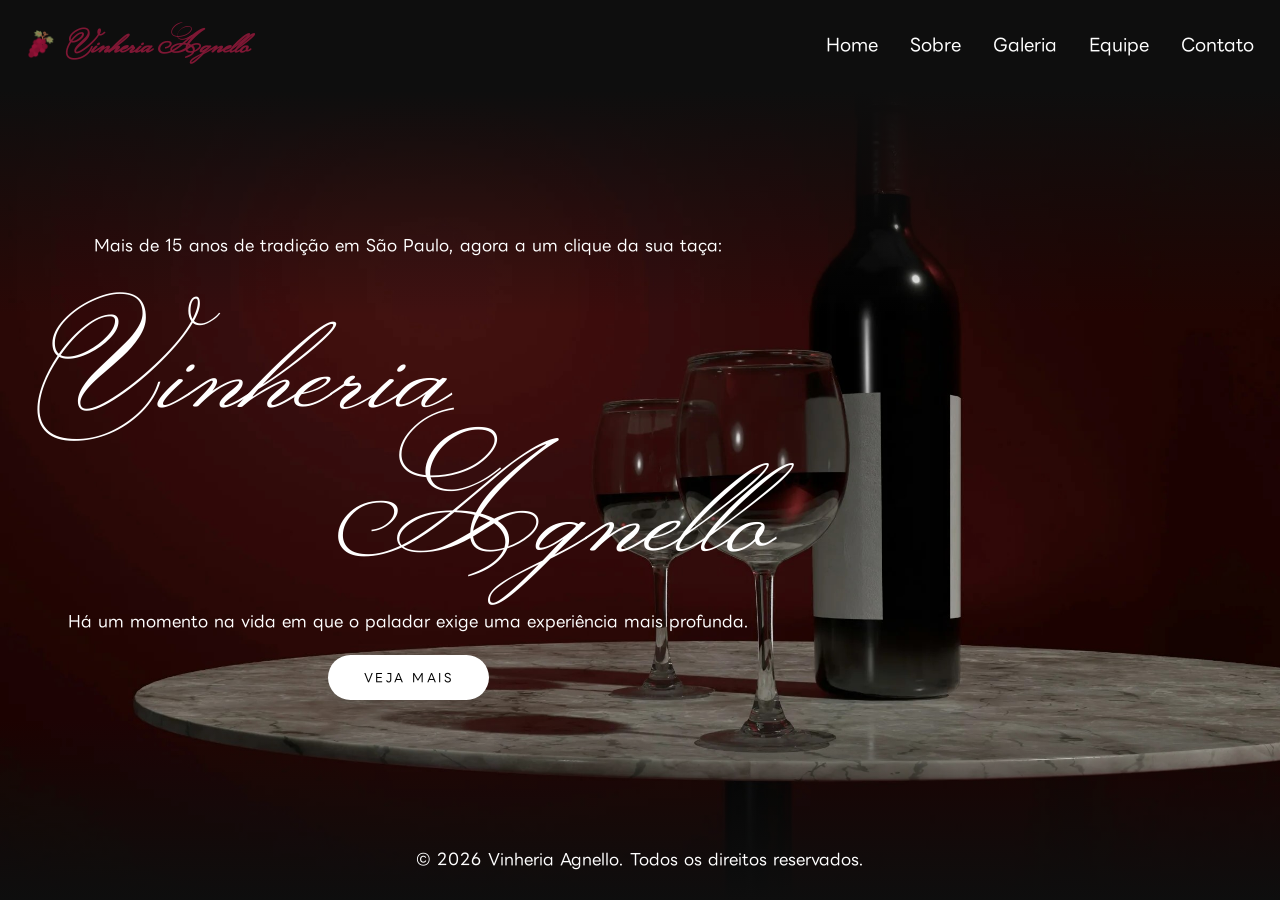
<file: index.html>
<!DOCTYPE html>
<html lang="pt-br">
<head>
    <meta charset="UTF-8">
    <meta name="viewport" content="width=device-width, initial-scale=1.0">
    <link rel="stylesheet" href="src/css/style.css">
    <link rel="stylesheet" href="src/css/efeitos.css">

    <link rel="icon" href="src/assets/imgs/logo uva.png">
    <link rel="preload" as="image" href="src/assets/imgs/img 22.jpg">
    <link rel="preload" as="image" href="src/assets/imgs/img 9.jpg">

    <link rel="preconnect" href="https://fonts.googleapis.com">
    <link rel="preconnect" href="https://fonts.gstatic.com" crossorigin>
    <link href="https://fonts.googleapis.com/css2?family=LINE+Seed+JP&display=swap" rel="stylesheet">
    <link href="https://fonts.googleapis.com/css2?family=Monsieur+La+Doulaise&display=swap" rel="stylesheet">
    <title>Vinheria Agnello</title>

</head>
<body>

    <header class="site-header home-header">
        <div class="logo-cont">
            <img src="src/assets/imgs/logo uva.png" alt="Logo Vinheria Agnello" class="logo-foto">
            <h1>Vinheria Agnello</h1>
        </div>

        <nav id="menu-naveg">
            <a href="index.html">Home</a>
            <a href="src/pages/sobre.html">Sobre</a>
            <a href="src/pages/galeria.html">Galeria</a>
            <a href="src/pages/equipe.html">Equipe</a>
            <a href="src/pages/contato.html">Contato</a>
        </nav>

    </header>
    
<main id="home-container">
    <div class="bloco-textos-home">
        
        <p class="legenda-topo">Mais de 15 anos de tradição em São Paulo, agora a um clique da sua taça:</p>

        <div class="home-nome">
            <span class="nome-vinheria">Vinheria</span>
            <span class="nome-agnello">Agnello</span>
        </div>

        <p class="legenda-baixo">Há um momento na vida em que o paladar exige uma experiência mais profunda.</p>

        <a href="src/pages/sobre.html" class="but-home">Veja mais</a>
        
    </div>
</main>

    <footer>
    © 2026 Vinheria Agnello. Todos os direitos reservados.
    </footer>
</body>
</html>
</file>
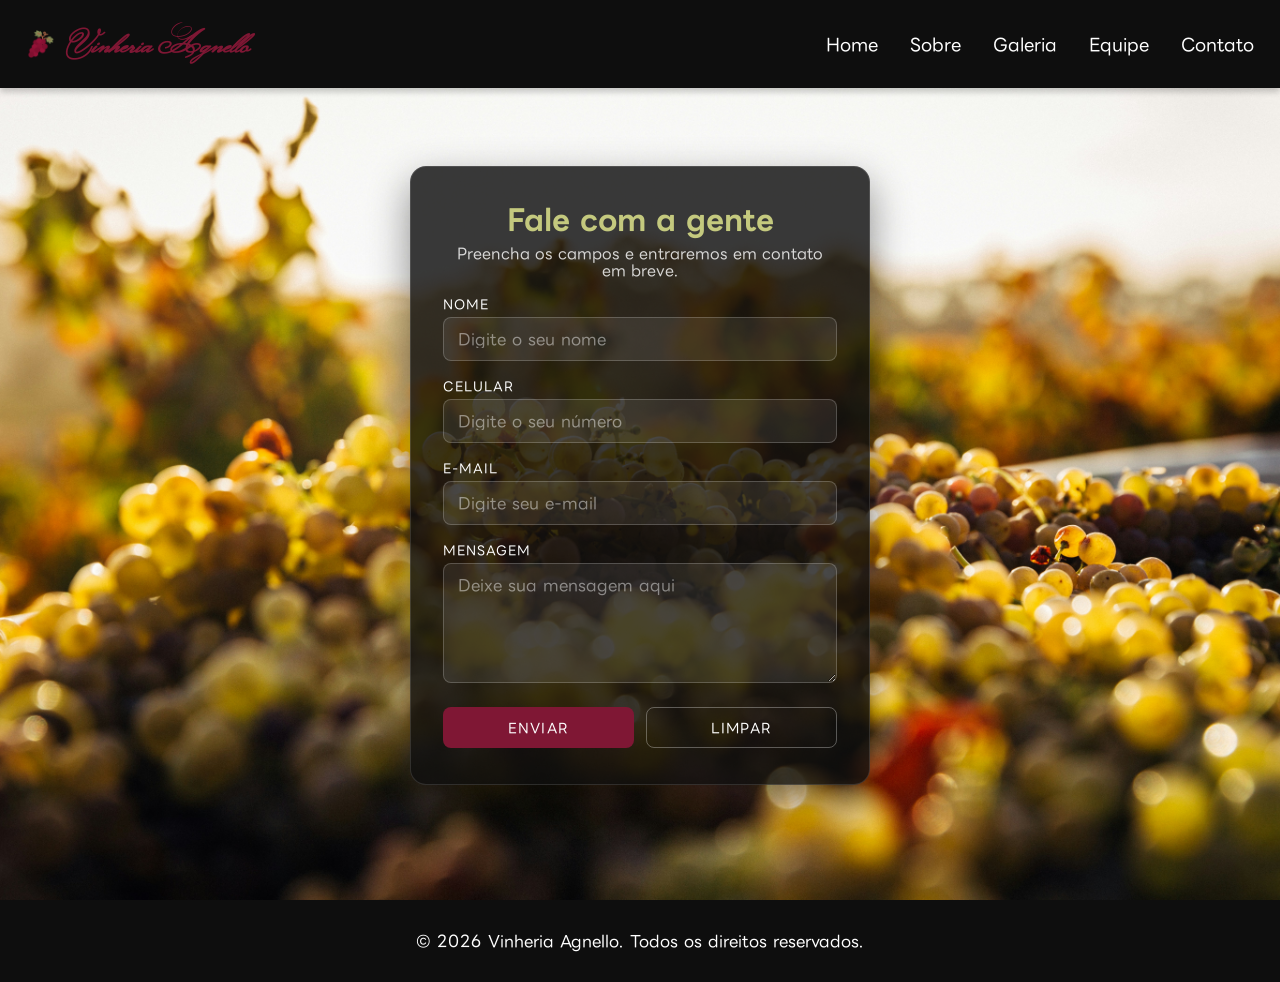
<file: src/pages/contato.html>
<!DOCTYPE html>
<html lang="pt-br">
<head>
    <meta charset="UTF-8">
    <meta name="viewport" content="width=device-width, initial-scale=1.0">
    <link rel="stylesheet" href="../css/style.css">
    <link rel="stylesheet" href="../css/efeitos.css">
    <link rel="icon" href="../assets/imgs/logo uva.png">

    <title>Contato</title>

</head>
<body>

    <header class="site-header">
        <div class="logo-cont">
            <img src="../assets/imgs/logo uva.png" alt="Logo Vinheria Agnello" class="logo-foto">
            <h1>Vinheria Agnello</h1>
        </div>

        <nav id="menu-naveg">
            <a href="../../index.html">Home</a>
            <a href="sobre.html">Sobre</a>
            <a href="galeria.html">Galeria</a>
            <a href="equipe.html">Equipe</a>
            <a href="contato.html">Contato</a>
        </nav>

    </header>

    <section class="contato">
        <form class="formulario" action="" method="post">
            <h1 class="titulo-contato">Fale com a gente</h1>
            <p class="texto-contato">Preencha os campos e entraremos em contato em breve.</p>

            <div class="campo">
                <label for="nome">Nome</label>
                <input class="input" type="text" name="nome" id="nome" placeholder="Digite o seu nome" required>
            </div>

            <div class="campo">
                <label for="numero">Celular</label>
                <input class="input" type="tel" name="numero" id="numero" placeholder="Digite o seu número" required>
            </div>

            <div class="campo">
                <label for="email">E-mail</label>
                <input class="input" type="email" name="email" id="email" placeholder="Digite seu e-mail" required>
            </div>

            <div class="campo">
                <label for="mensagem">Mensagem</label>
                <textarea class="input" name="mensagem" id="mensagem" placeholder="Deixe sua mensagem aqui"></textarea>
            </div>

            <div class="botoes">
                <button class="botao botao-enviar" type="submit">Enviar</button>
                <button class="botao botao-limpar" type="reset">Limpar</button>
            </div>
        </form>
    </section>

    <footer>© 2026 Vinheria Agnello. Todos os direitos reservados.</footer>
</body>
</html>
</file>
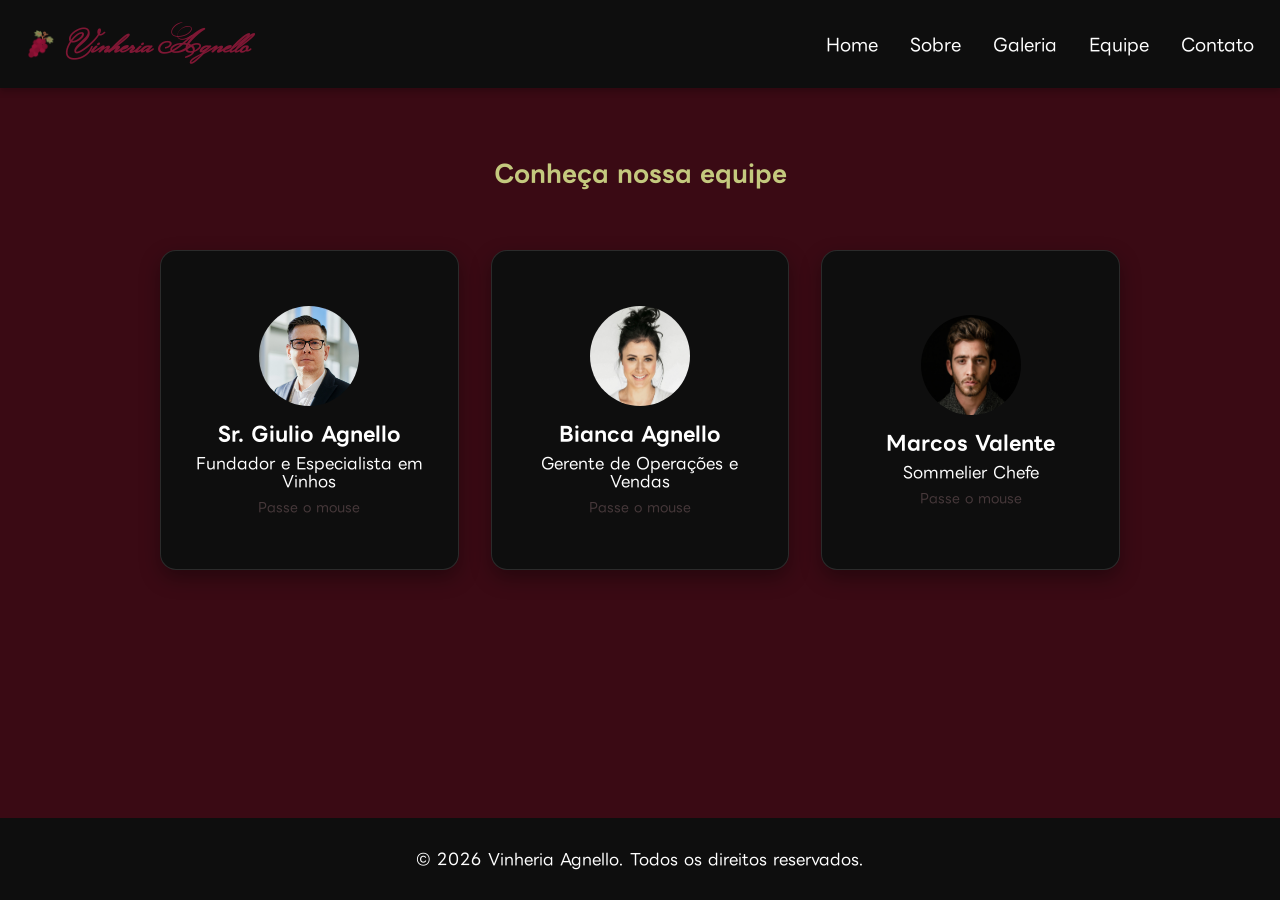
<file: src/pages/equipe.html>
<!DOCTYPE html>
<html lang="pt-br">
<head>
    <meta charset="UTF-8">
    <meta name="viewport" content="width=device-width, initial-scale=1.0">
    <link rel="stylesheet" href="../css/style.css">
    <link rel="stylesheet" href="../css/efeitos.css">
    <link rel="icon" href="../assets/imgs/logo uva.png">

    <title>Nossa Equipe</title>

</head>
<body>

    <header class="site-header">
        <div class="logo-cont">
            <img src="../assets/imgs/logo uva.png" alt="Logo Vinheria Agnello" class="logo-foto">
            <h1>Vinheria Agnello</h1>
        </div>

        <nav id="menu-naveg">
            <a href="../../index.html">Home</a>
            <a href="sobre.html">Sobre</a>
            <a href="galeria.html">Galeria</a>
            <a href="equipe.html">Equipe</a>
            <a href="contato.html">Contato</a>
        </nav>

    </header>

    <main>
        <section class="equipe-section">
            <h1 class="heading-sobre">Conheça nossa equipe</h1>
            <div class="equipe-cards">

                <article class="card-membro" tabindex="0">
                    <div class="card-interno">
                        <div class="card-frente">
                            <img src="../assets/imgs/img icon 1.jpg" alt="Giulio Agnello" class="avatar">
                            <h2>Sr. Giulio Agnello</h2>
                            <p>Fundador e Especialista em Vinhos</p>
                            <small>Passe o mouse</small>
                        </div>
                        <div class="card-verso">
                            <p>Fundou a Vinheria Agnello há mais de 15 anos e transformou a paixão por vinhos em tradição.</p>
                        </div>
                    </div>
                </article>

                <article class="card-membro" tabindex="0">
                    <div class="card-interno">
                        <div class="card-frente">
                            <img src="../assets/imgs/img icon 3.jpg" alt="Bianca Agnello" class="avatar">
                            <h2>Bianca Agnello</h2>
                            <p>Gerente de Operações e Vendas</p>
                            <small>Passe o mouse</small>
                        </div>
                        <div class="card-verso">
                            <p>Cuida de cada detalhe para que o vinho certo chegue bem à sua mesa.</p>
                        </div>
                    </div>
                </article>

                <article class="card-membro" tabindex="0">
                    <div class="card-interno">
                        <div class="card-frente">
                            <img src="../assets/imgs/img icon 2.jpg" alt="Marcos Valente" class="avatar">
                            <h2>Marcos Valente</h2>
                            <p>Sommelier Chefe</p>
                            <small>Passe o mouse</small>
                        </div>
                        <div class="card-verso">
                            <p>Especialista em vinhos que guia cada escolha de rótulo e harmonização para a sua taça.</p>
                        </div>
                    </div>
                </article>

            </div>
        </section>
    </main>

    <footer>
        © 2026 Vinheria Agnello. Todos os direitos reservados.
    </footer>
</body>
</html>
</file>
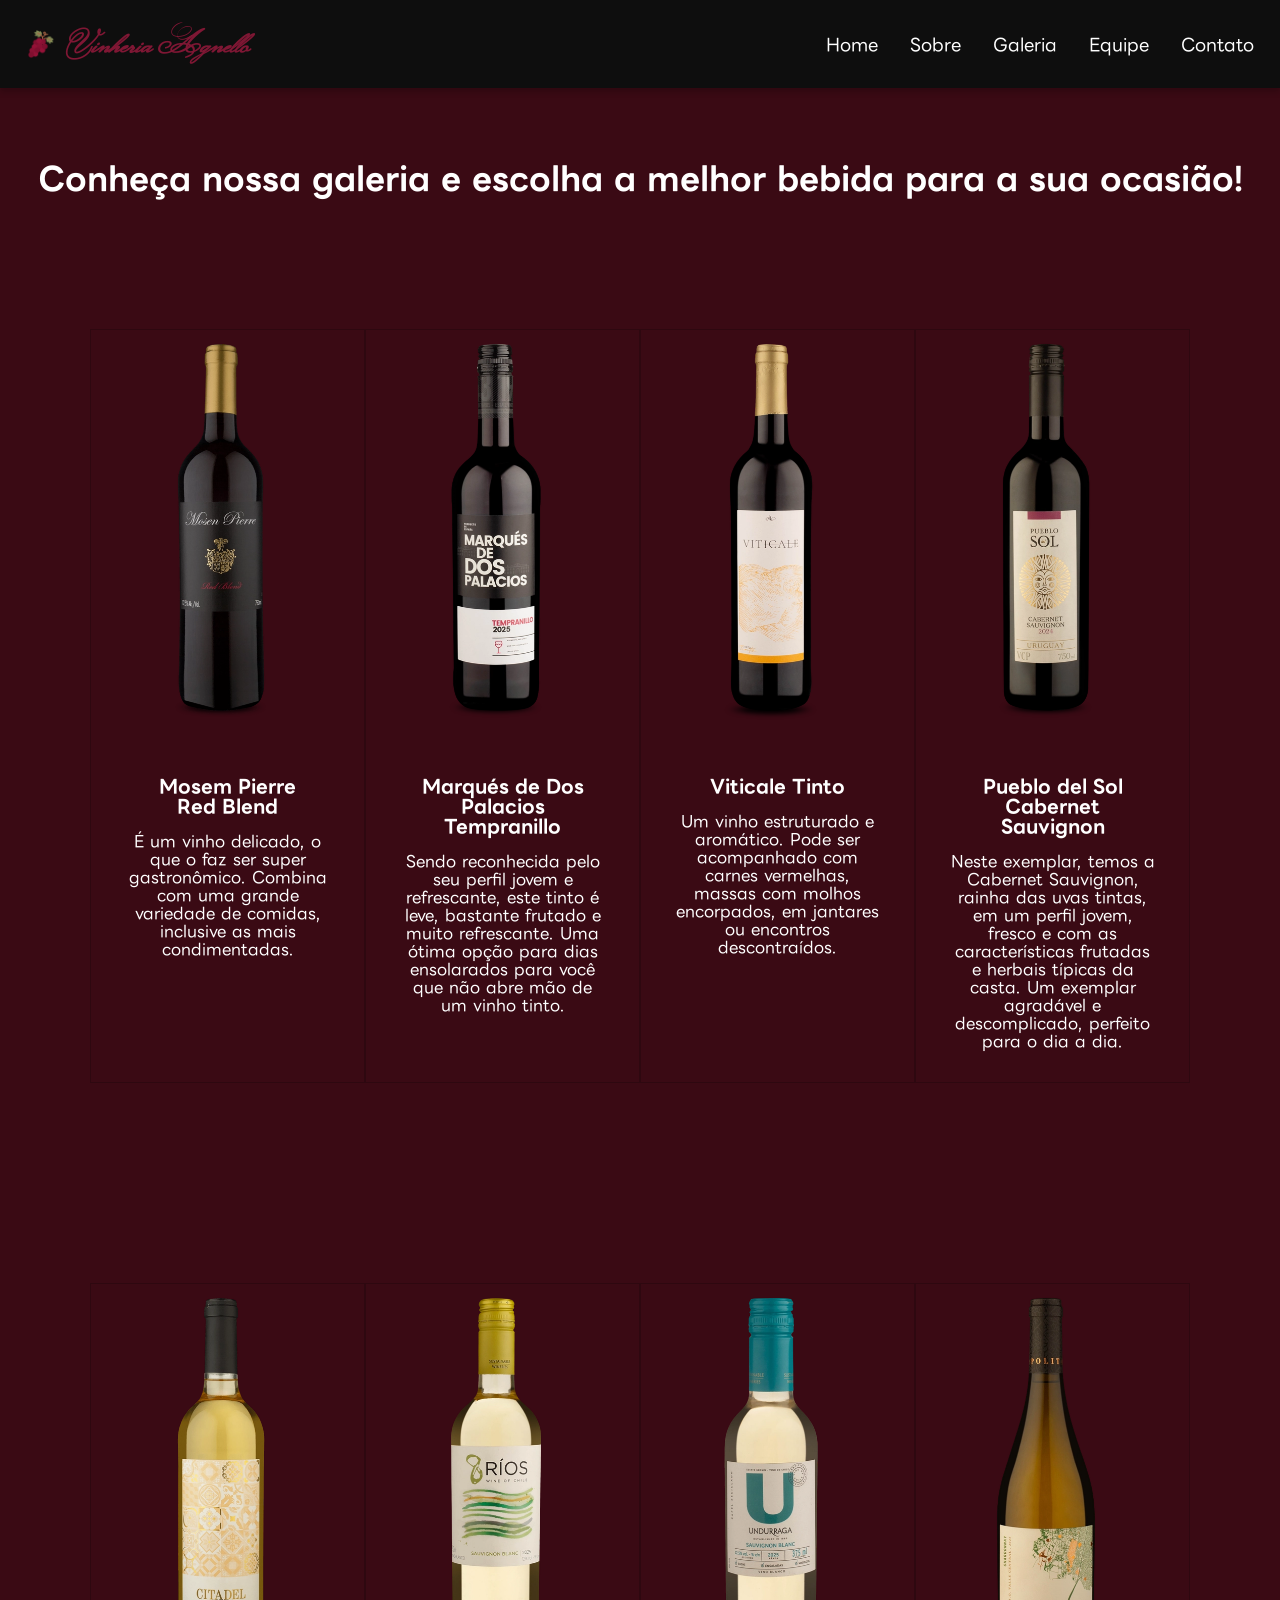
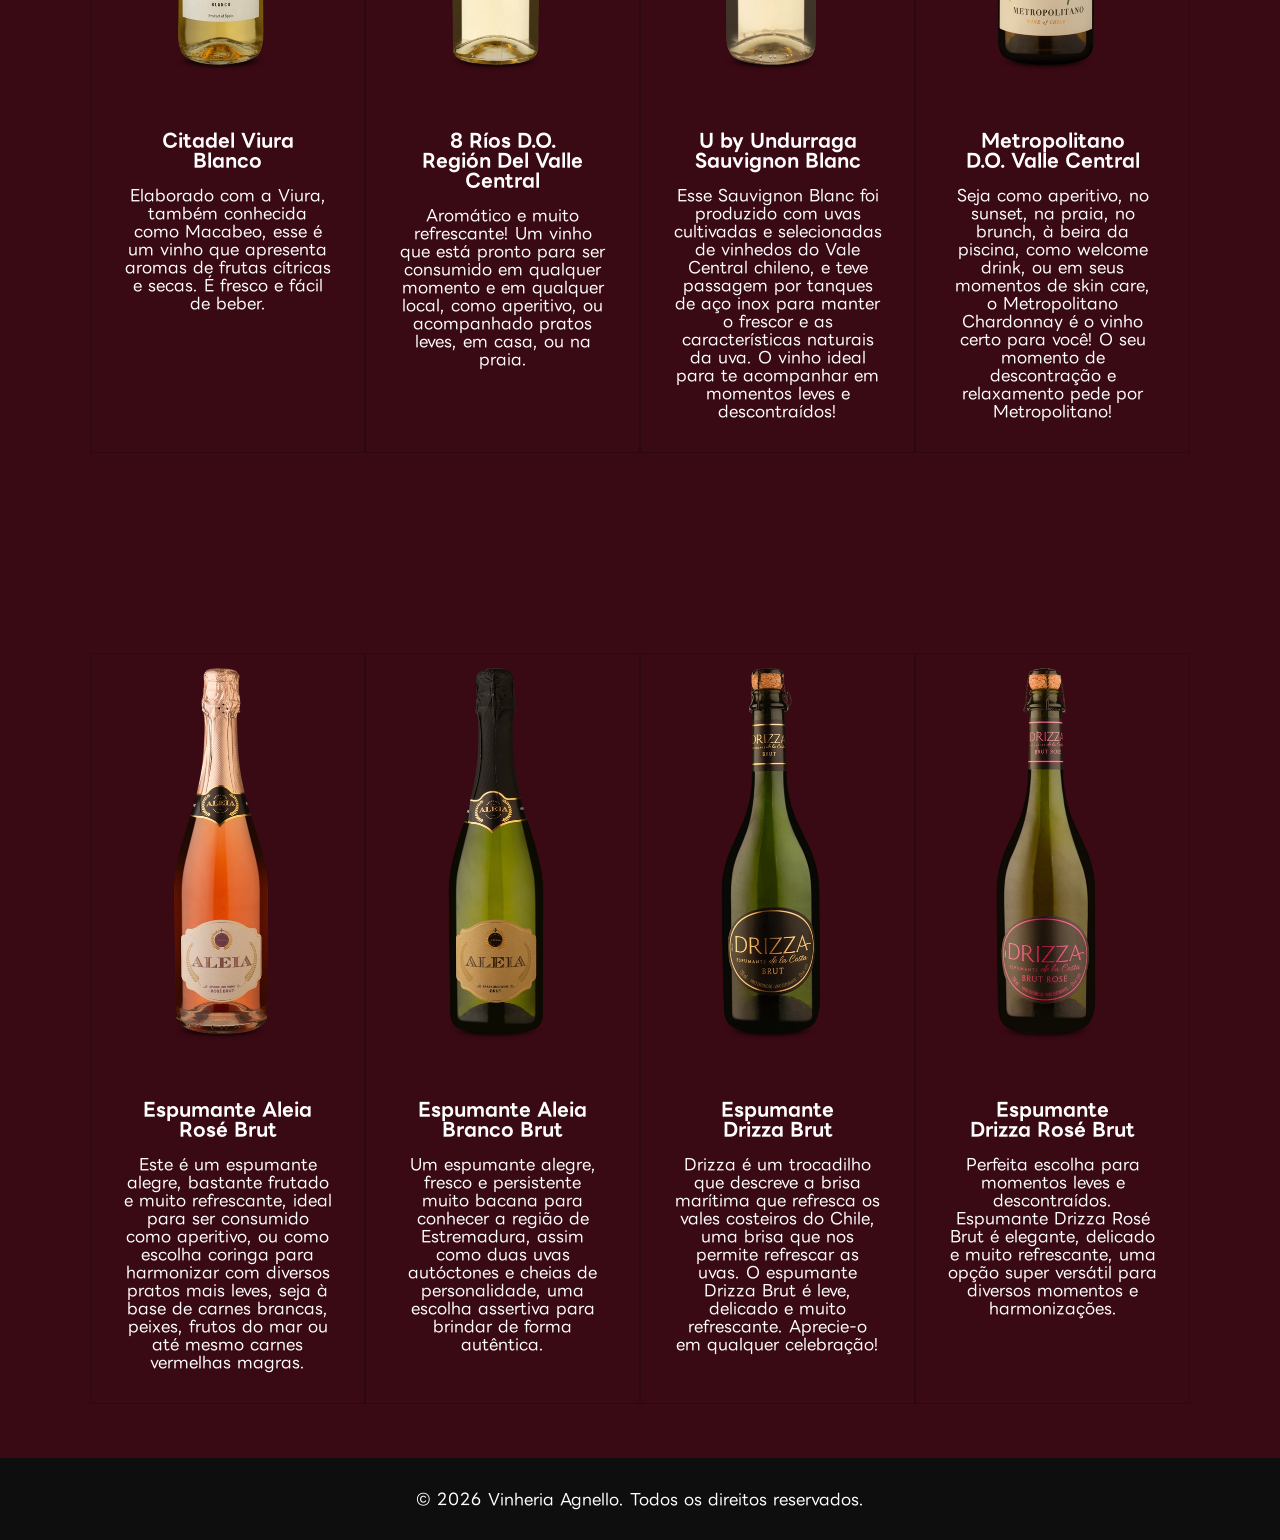
<file: src/pages/galeria.html>
<!DOCTYPE html>
<html lang="pt-br">
<head>
    <meta charset="UTF-8">
    <meta name="viewport" content="width=device-width, initial-scale=1.0">
    <link rel="stylesheet" href="../css/style.css">
    <link rel="stylesheet" href="../css/efeitos.css">
    <link rel="icon" href="../assets/imgs/logo uva.png">

    <title>Galeria</title>

</head>
<body>

    <header class="site-header">
        <div class="logo-cont">
        <img src="../assets/imgs/logo uva.png" alt="Logo Vinheria Agnello" class="logo-foto">
            <h1>Vinheria Agnello</h1>
        </div>

        <nav id="menu-naveg">
           <a href="../../index.html">Home</a>
           <a href="sobre.html">Sobre</a>
           <a href="galeria.html">Galeria</a>
           <a href="equipe.html">Equipe</a>
           <a href="contato.html">Contato</a>
        </nav>

    </header> 


    <h1 class="pri-title"><strong>Conheça nossa galeria e escolha a melhor bebida para a sua ocasião!</strong></h1>
    <div class="galeria">

        <!--Vinhos Tintos-->
        
        <div class="vinhos">
            <div class="item1"><img src="../assets/imgs/galeria-imgs/tinto1.png" alt="Vinho Tinto Mosem Pierre Red Blend" title="Vinho Tinto Mosem Pierre Red Blend" class="tintoimg">
                <div class="caption">
                <h3 class="tit-caption">Mosem Pierre Red Blend</h3>
                <p class="text-caption">É um vinho delicado, o que o faz ser super gastronômico. Combina com uma grande variedade de comidas, inclusive as mais condimentadas.</p>
                </div>
            </div>
            <div class="item1"><img src="../assets/imgs/galeria-imgs/tinto2.png" alt="Vinho Tinto Marqués de Dos Palacios Tempranillo" title="Vinho Tinto Marqués de Dos Palacios Tempranillo" class="tintoimg">
                <div class="caption">
                <h3 class="tit-caption">Marqués de Dos Palacios Tempranillo</h3>
                <p class="text-caption">Sendo reconhecida pelo seu perfil jovem e refrescante, este tinto é leve, bastante frutado e muito refrescante. Uma ótima opção para dias ensolarados para você que não abre mão de um vinho tinto.</p>
                </div>
            </div>
            <div class="item1"><img src="../assets/imgs/galeria-imgs/tinto3.png" alt="Vinho Tinto Viticale Tinto" title="Vinho Tinto Viticale Tinto" class="tintoimg">
                <div class="caption">
                <h3 class="tit-caption">Viticale Tinto</h3>
                <p class="text-caption">Um vinho estruturado e aromático. Pode ser acompanhado com carnes vermelhas, massas com molhos encorpados, em jantares ou encontros descontraídos.</p>
                </div>
            </div>
            <div class="item1"><img src="../assets/imgs/galeria-imgs/tinto4.png" alt="Vinho Tinto Pueblo del Sol Cabernet Sauvignon" title="Vinho Tinto Pueblo del Sol Cabernet Sauvignon" class="tintoimg">
                <div class="caption">
                <h3 class="tit-caption">Pueblo del Sol Cabernet Sauvignon</h3>
                <p class="text-caption">Neste exemplar, temos a Cabernet Sauvignon, rainha das uvas tintas, em um perfil jovem, fresco e com as características frutadas e herbais típicas da casta. Um exemplar agradável e descomplicado, perfeito para o dia a dia.</p>
                </div>
            </div>
        </div>

        <!--Vinhos Brancos-->
        <div class="vinhos">
            <div class="item1"><img src="../assets/imgs/galeria-imgs/branco1.png" alt="Citadel Viura Blanco" title="Citadel Viura Blanco" class="tintoimg">
                <div class="caption">
                <h3 class="tit-caption">Citadel Viura Blanco</h3>
                <p class="text-caption">Elaborado com a Viura, também conhecida como Macabeo, esse é um vinho que apresenta aromas de frutas cítricas e secas. É fresco e fácil de beber.</p>
                </div>
            </div>

            <div class="item1"><img src="../assets/imgs/galeria-imgs/vinhorios.png" alt="8 Ríos D.O. Región Del Valle Central" title="8 Ríos D.O. Región Del Valle Central" class="tintoimg">
                <div class="caption">
                <h3 class="tit-caption">8 Ríos D.O. Región Del Valle Central</h3>
                <p class="text-caption">Aromático e muito refrescante! Um vinho que está pronto para ser consumido em qualquer momento e em qualquer local, como aperitivo, ou acompanhado pratos leves, em casa, ou na praia.</p>
                </div>
            </div>

            <div class="item1"><img src="../assets/imgs/galeria-imgs/branco3.png" alt="U by Undurraga Sauvignon Blanc" title="U by Undurraga Sauvignon Blanc" class="tintoimg">
                <div class="caption">
                <h3 class="tit-caption">U by Undurraga Sauvignon Blanc</h3>
                <p class="text-caption">Esse Sauvignon Blanc foi produzido com uvas cultivadas e selecionadas de vinhedos do Vale Central chileno, e teve passagem por tanques de aço inox para manter o frescor e as características naturais da uva. O vinho ideal para te acompanhar em momentos leves e descontraídos!</p>
                </div>
            </div>

            <div class="item1"><img src="../assets/imgs/galeria-imgs/branco4.png" alt="Metropolitano D.O. Valle Central" title="Metropolitano D.O. Valle Central" class="tintoimg">
                <div class="caption">
                <h3 class="tit-caption">Metropolitano D.O. Valle Central</h3>
                <p class="text-caption">Seja como aperitivo, no sunset, na praia, no brunch, à beira da piscina, como welcome drink, ou em seus momentos de skin care, o Metropolitano Chardonnay é o vinho certo para você! O seu momento de descontração e relaxamento pede por Metropolitano!</p>
                </div>
            </div>
        </div>

        <!--Espumantes-->
        <div class="vinhos">
            <div class="item1"><img src="../assets/imgs/galeria-imgs/espum1.png" alt="Espumante Aleia Rosé Brut" title="Espumante Aleia Rosé Brut" class="tintoimg">
                <div class="caption">
                <h3 class="tit-caption">Espumante Aleia Rosé Brut</h3>
                <p class="text-caption">Este é um espumante alegre, bastante frutado e muito refrescante, ideal para ser consumido como aperitivo, ou como escolha coringa para harmonizar com diversos pratos mais leves, seja à base de carnes brancas, peixes, frutos do mar ou até mesmo carnes vermelhas magras.</p>
                </div>
            </div>

            <div class="item1"><img src="../assets/imgs/galeria-imgs/espum2.png" alt="Espumante Aleia Branco Brut" title="Espumante Aleia Branco Brut" class="tintoimg">
                <div class="caption">
                <h3 class="tit-caption">Espumante Aleia Branco Brut</h3>
                <p class="text-caption">Um espumante alegre, fresco e persistente muito bacana para conhecer a região de Estremadura, assim como duas uvas autóctones e cheias de personalidade, uma escolha assertiva para brindar de forma autêntica.</p>
                </div>
            </div>

            <div class="item1"><img src="../assets/imgs/galeria-imgs/espum3.png" alt="Espumante Drizza Brut" title="Espumante Drizza Brut" class="tintoimg">
                <div class="caption">
                <h3 class="tit-caption">Espumante Drizza Brut</h3>
                <p class="text-caption">Drizza é um trocadilho que descreve a brisa marítima que refresca os vales costeiros do Chile, uma brisa que nos permite refrescar as uvas. O espumante Drizza Brut é leve, delicado e muito refrescante. Aprecie-o em qualquer celebração!</p>
                </div>
            </div>

            <div class="item1"><img src="../assets/imgs/galeria-imgs/espum4.png" alt="Espumante Drizza Rosé Brut" title="Espumante Drizza Rosé Brut" class="tintoimg">
                <div class="caption">
                <h3 class="tit-caption">Espumante Drizza Rosé Brut</h3>
                <p class="text-caption">Perfeita escolha para momentos leves e descontraídos. Espumante Drizza Rosé Brut é elegante, delicado e muito refrescante, uma opção super versátil para diversos momentos e harmonizações.</p>
                </div>
            </div>
        </div>

        <br>
        <br>
        <br>
        
        
    </div>



            


    <footer>
    © 2026 Vinheria Agnello. Todos os direitos reservados.
    </footer>
</body>
</html>
</file>
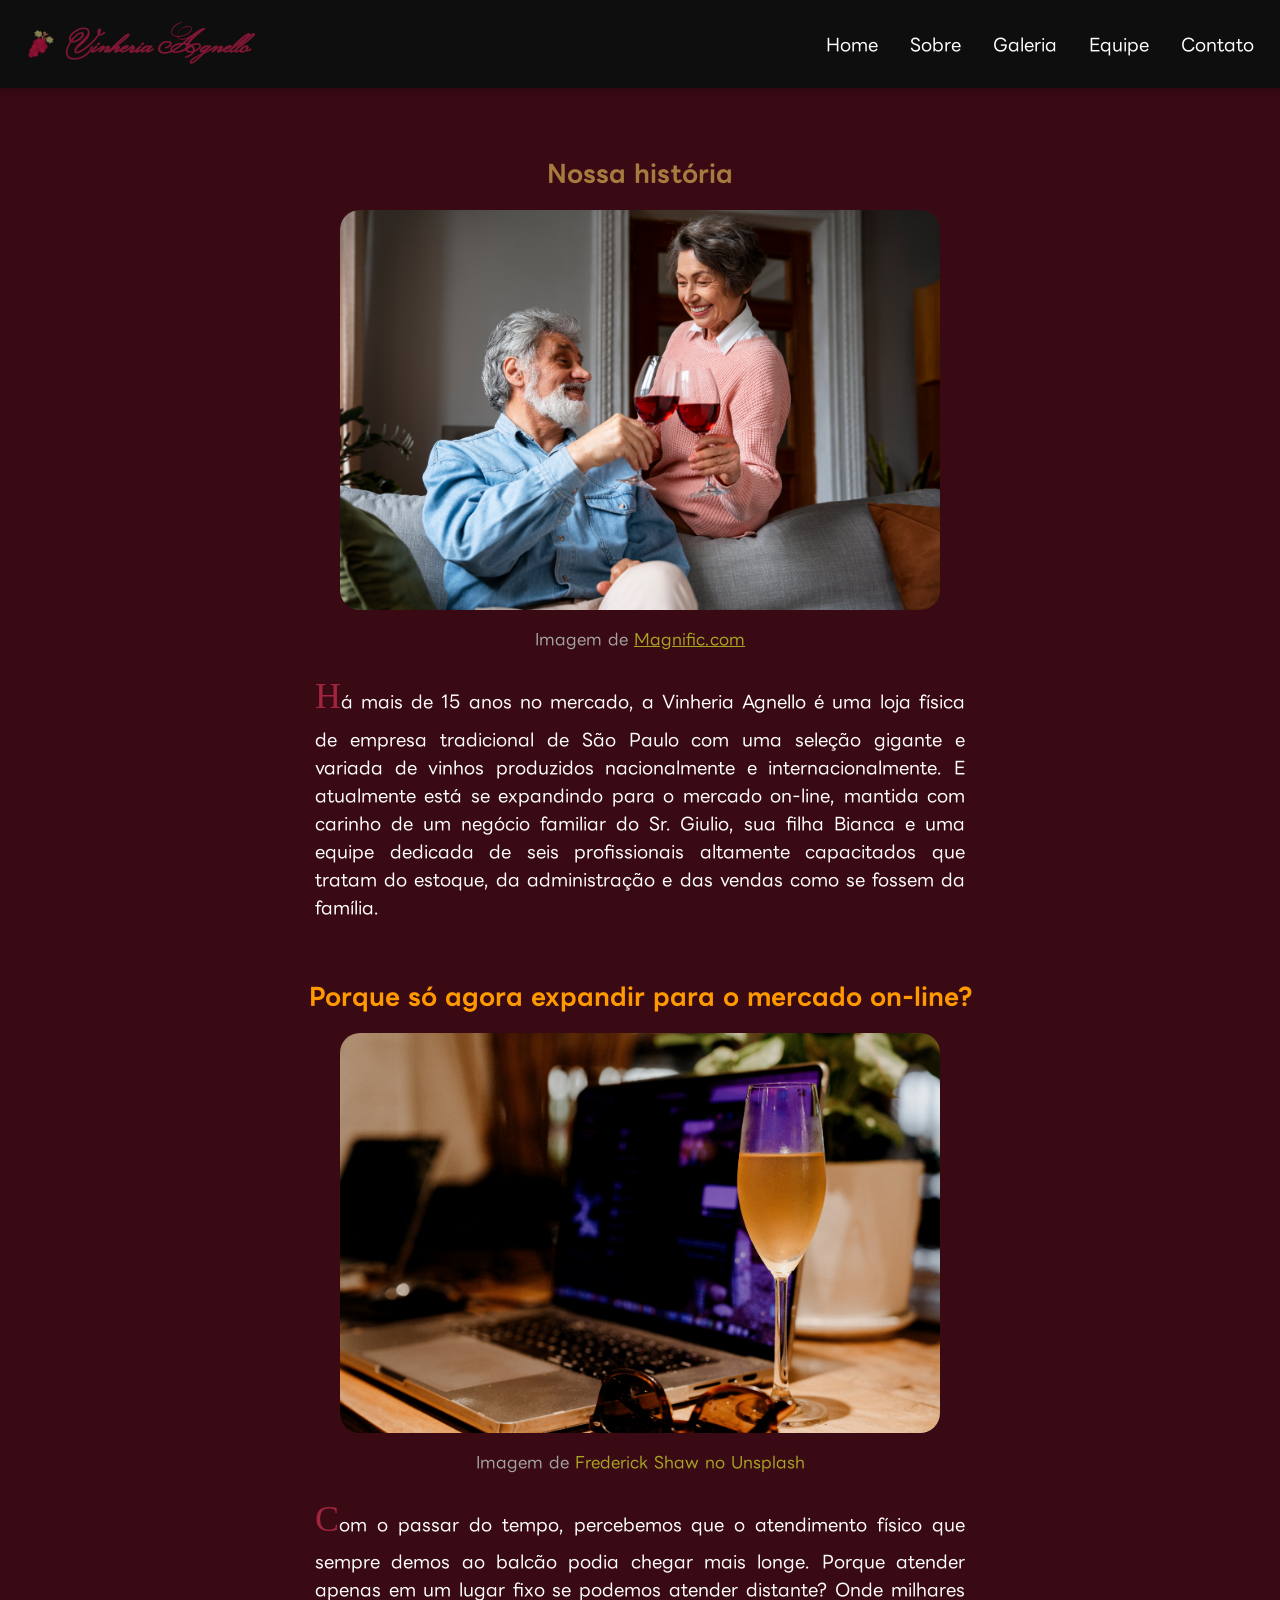
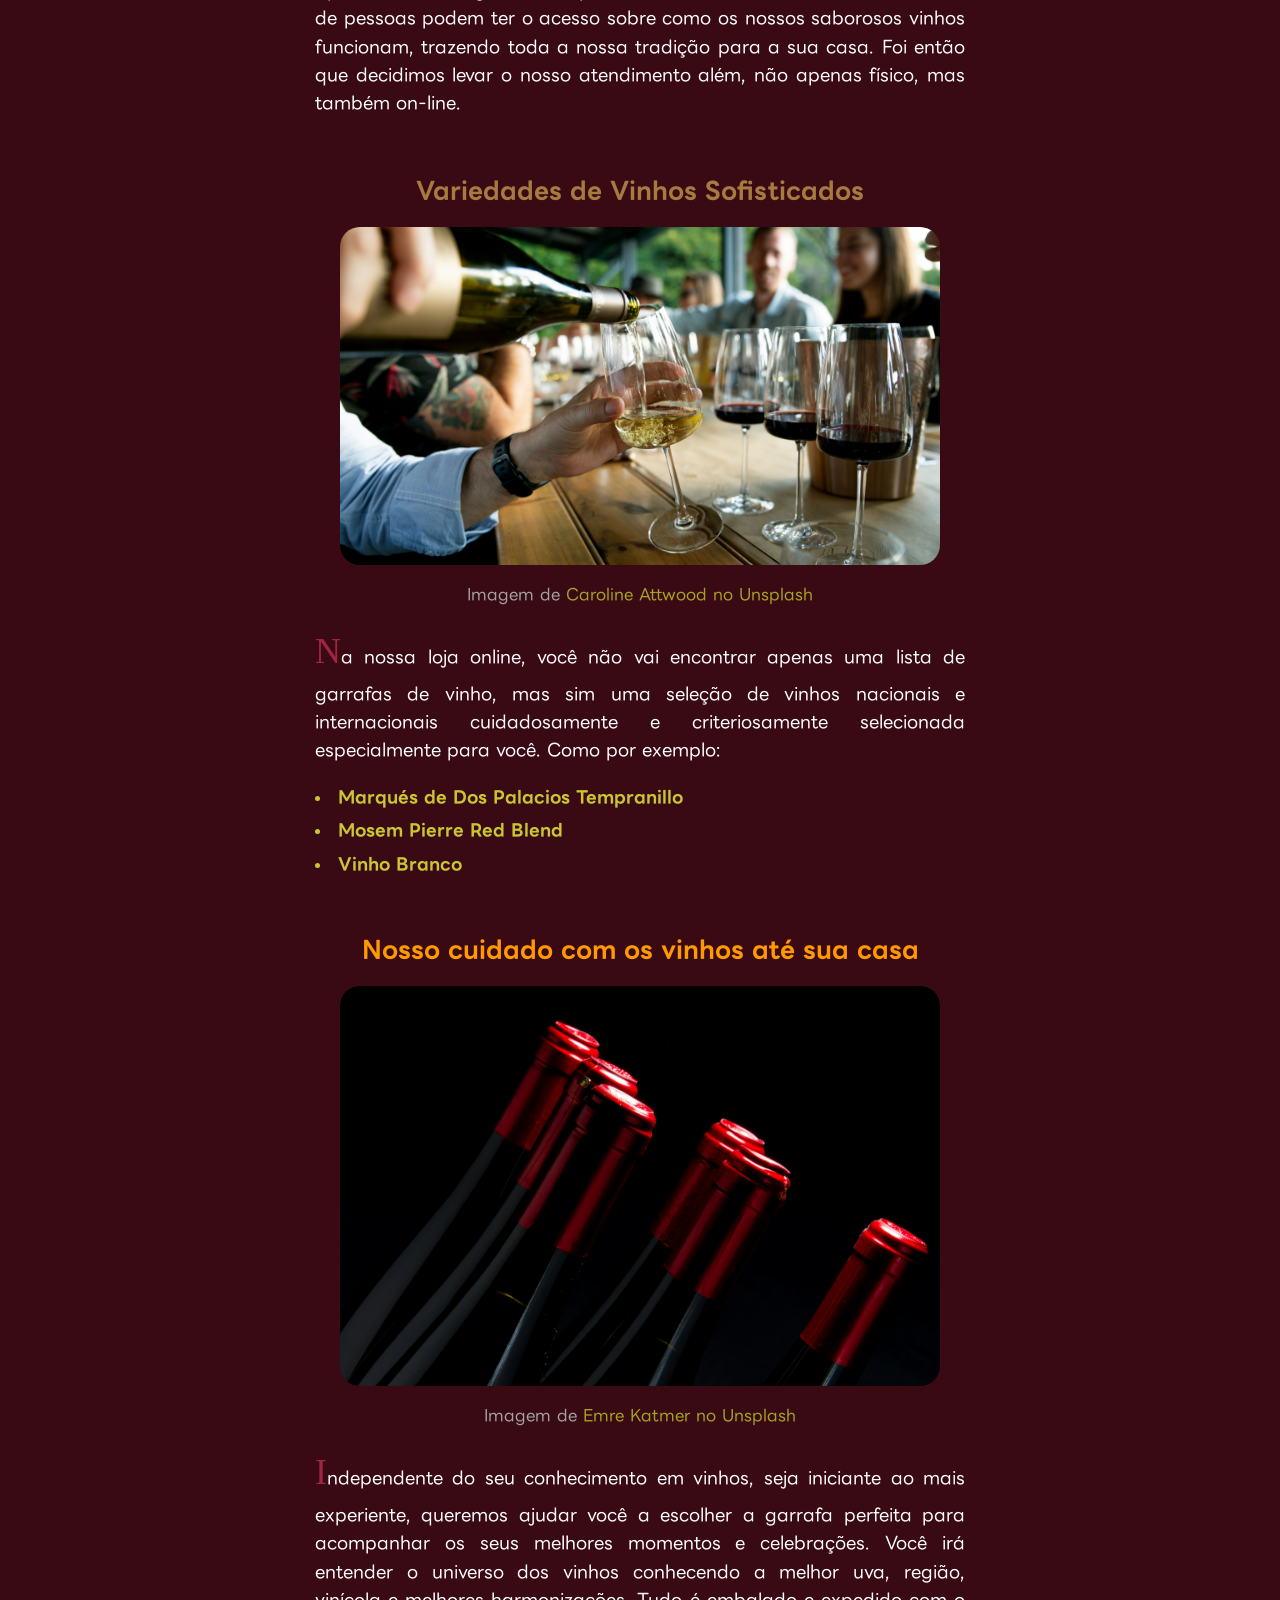
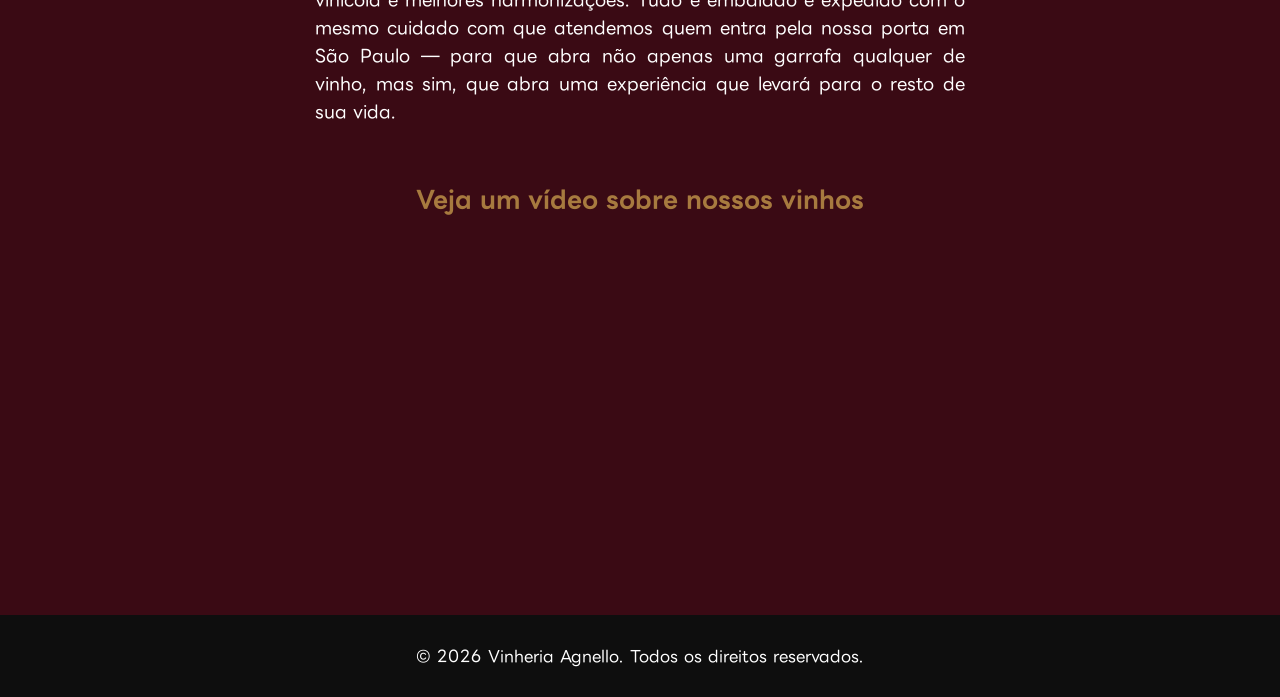
<file: src/pages/sobre.html>
<!DOCTYPE html>
<html lang="pt-br">
<head>
    <meta charset="UTF-8">
    <meta name="viewport" content="width=device-width, initial-scale=1.0">
    <link rel="stylesheet" href="../css/style.css">
    <link rel="stylesheet" href="../css/efeitos.css">
    <link rel="icon" href="../assets/imgs/logo uva.png">

    <title>Sobre nós</title>

</head>
<body>

    <header class="site-header">
        <div class="logo-cont">
        <img src="../assets/imgs/logo uva.png" alt="Logo Vinheria Agnello" class="logo-foto">
            <h1>Vinheria Agnello</h1>
        </div>

        <nav id="menu-naveg">
           <a href="../../index.html">Home</a>
           <a href="sobre.html">Sobre</a>
           <a href="galeria.html">Galeria</a>
           <a href="equipe.html">Equipe</a>
           <a href="contato.html">Contato</a>
        </nav>

    </header>
    <main>
        <section id="section-sobre">
            <h1 class="heading-sobre">Nossa história</h1>
            <figure>
                <img class="img-sobre" src="../assets/imgs/img18.jpg" alt="Sr. Giulio e sua filha Bianca">
                <figcaption>Imagem de <a class="link-sobre" href="https://magnific.com" target="_blank">Magnific.com</a></figcaption>
            </figure>
            <p class="paragrafo-sobre">Há mais de 15 anos no mercado, a Vinheria Agnello é uma loja física de empresa tradicional de São Paulo com uma seleção gigante e variada de vinhos produzidos nacionalmente e internacionalmente. E atualmente está se expandindo para o mercado on-line, mantida com carinho de um negócio familiar do Sr. Giulio, sua filha Bianca e uma equipe dedicada de seis profissionais altamente capacitados que tratam do estoque, da administração e das vendas como se fossem da família.</p>
            
            <h2 class="heading-sobre">Porque só agora expandir para o mercado on-line?</h2>
            <figure>
                <img class="img-sobre" src="../assets/imgs/img19.jpg" alt="Vinho e Laptop">
                <figcaption>Imagem de <span class="figcaption-text-color">Frederick Shaw no Unsplash</span></figcaption>
            </figure>
            <p class="paragrafo-sobre">Com o passar do tempo, percebemos que o atendimento físico que sempre demos ao balcão podia chegar mais longe. Porque atender apenas em um lugar fixo se podemos atender distante? Onde milhares de pessoas podem ter o acesso sobre como os nossos saborosos vinhos funcionam, trazendo toda a nossa tradição para a sua casa. Foi então que decidimos levar o nosso atendimento além, não apenas físico, mas também on-line.</p>
            
            <h2 class="heading-sobre">Variedades de Vinhos Sofisticados</h2>
            <figure>
                <img class="img-sobre" src="../assets/imgs/img20.jpg" alt="Homem colocando vinho na taça">
                <figcaption>Imagem de <span class="figcaption-text-color">Caroline Attwood no Unsplash</span></figcaption>
            </figure>
            <p class="paragrafo-sobre">Na nossa loja online, você não vai encontrar apenas uma lista de garrafas de vinho, mas sim uma seleção de vinhos nacionais e internacionais cuidadosamente e criteriosamente selecionada especialmente para você. Como por exemplo:
            </p>

            <ul class="lista-vinhos">
                <li>Marqués de Dos Palacios Tempranillo</li>
                <li>Mosem Pierre Red Blend</li>
                <li>Vinho Branco</li>
            </ul>
            
            <h2 class="heading-sobre">Nosso cuidado com os vinhos até sua casa</h2>
            <figure>
                <img class="img-sobre" src="../assets/imgs/img 3.jpg" alt="Estoque de vinhos">
                <figcaption>Imagem de <span class="figcaption-text-color">Emre Katmer no Unsplash</span></figcaption>
            </figure>
            <p class="paragrafo-sobre">Independente do seu conhecimento em vinhos, seja iniciante ao mais experiente, queremos ajudar você a escolher a garrafa perfeita para acompanhar os seus melhores momentos e celebrações. Você irá entender o universo dos vinhos conhecendo a melhor uva, região, vinícola e melhores harmonizações. Tudo é embalado e expedido com o mesmo cuidado com que atendemos quem entra pela nossa porta em São Paulo — para que abra não apenas uma garrafa qualquer de vinho, mas sim, que abra uma experiência que levará para o resto de sua vida.</p>

            <h2 class="heading-sobre">Veja um vídeo sobre nossos vinhos</h2>
            <iframe class="video-sobre" width="560" height="315" src="https://www.youtube.com/embed/n1l_xjou-3E?si=J59ojjaOVlcllHzy" title="YouTube video player" frameborder="0" allow="accelerometer; autoplay; clipboard-write; encrypted-media; gyroscope; picture-in-picture; web-share" referrerpolicy="strict-origin-when-cross-origin" allowfullscreen></iframe>
        </section>
    </main>

    <footer>
    © 2026 Vinheria Agnello. Todos os direitos reservados.
    </footer>
</body>
</html>
</file>
<file: src/css/style.css>
@import url('https://fonts.googleapis.com/css2?family=LINE+Seed+JP&display=swap');
@import url('https://fonts.googleapis.com/css2?family=Monsieur+La+Doulaise&display=swap');

:root {
    --verde-claro: #c4c97e;
    --vermelho-vinho: #3a0a14;
    --vermelho: #7F1734;
    --dourado: #c9a45c;
    --texto-escuro: #0e0e0e;
    --texto-claro: #ffffff;
    --background-img: url('../assets/imgs/img\ 22.jpg');
    --background-img-contato: url('../assets/imgs/img\ 9.jpg');
}

/* geral */

* {
    margin: 0;
    padding: 0;
    box-sizing: border-box;
}

html, body {
    font-family: 'LINE Seed JP';
    background-color: var(--vermelho-vinho);
    color: var(--texto-claro);
    overflow-y: auto;
    overflow-x: hidden;
    display: flex;
    flex-direction: column;
    min-height: 100vh;
}

header, .site-header {
    background-color: var(--texto-escuro);
    display: flex;
    justify-content: space-between;
    align-items: center;
    padding: 0.5rem 2%;
    box-shadow: 0 4px 6px rgba(0,0,0,0.2);
    position: fixed;
    top: 0;
    left: 0;
    width: 100%;
    z-index: 999;
}

.home-header {
    box-shadow: none !important;
}

.logo-cont {
    display: flex;
    align-items: center;
    gap: 10px;
}

.logo-cont img {
    height: 30px;
}

.logo-cont h1 {
    color: var(--vermelho);
    font-size: 1.9rem;
    font-family: 'Monsieur La Doulaise';
    transform: translateY(12px);
}

nav, #menu-naveg {
    display: flex;
    gap: 2rem;
}

nav a {
    text-decoration: none;
    color: var(--texto-claro);
    font-size: 1.1rem;
    font-weight: 500;
}

main {
    padding: 4rem 10%;
    padding-top: 100px;
    flex: 1;
}

.heading-sobre, h1, h2 {
    color: var(--texto-claro);
    margin-bottom: 1.5rem;
    text-align: center;
}

.heading-sobre {
    margin-top: 60px;
    color: var(--verde-claro);
}

figcaption {
    color: #a3a3a3;
    text-align: center;
}

.figcaption-text-color {
    color: #a7a423;
}

/* footer geral */
footer {
    text-align: center;
    background-color: var(--texto-escuro);
    width: 100%;
    padding: 2rem;
}

/* home */

#home-container {
    background-image:
        linear-gradient(to bottom, var(--texto-escuro) 10%, transparent 35%, transparent 80%, var(--texto-escuro) 100%),
        var(--background-img);
    width: 100vw;
    min-height: 100vh;
    flex: 1;
    background-size: cover;
    background-position: center;
    display: flex;
    flex-direction: column;
    justify-content: center;
    padding-left: 3%;
}

.bloco-textos-home {
    display: flex;
    flex-direction: column;
    align-items: center;
    width: max-content;
}

.legenda-topo {
    text-align: center;
    margin: 0 0 10px 0;
}

.legenda-baixo {
    text-align: center;
    margin: 0;
}

.home-nome {
    font-family: 'Monsieur La Doulaise';
    font-size: 9rem;
    line-height: 1;
    display: flex;
    flex-direction: column;
    margin: 30px 0;
    width: 100%;
}

.nome-vinheria {
    align-self: flex-start;
}

.nome-agnello {
    align-self: flex-start;
    margin-left: 300px;
}

/* botao home */

.but-home {
    display: inline-block;
    font-family: 'LINE Seed JP';
    padding: 1.3em 3em;
    font-size: 12px;
    text-transform: uppercase;
    text-decoration: none;
    letter-spacing: 2.5px;
    font-weight: 500;
    color: #000;
    background-color: #fff;
    border: none;
    border-radius: 45px;
    box-shadow: 0px 8px 15px rgba(0, 0, 0, 0.1);
    cursor: pointer;
    outline: none;
    margin-top: 25px;
}

/* footer da home */

body:has(#home-container) footer {
    position: absolute;
    bottom: 0;
    left: 0;
    background-color: transparent;
}

/* sobre */

.paragrafo-sobre {
    line-height: 1.6;
    font-size: 1.1rem;
    text-align: justify;
    max-width: 650px;
    margin: 20px auto;
}

.img-sobre {
    width: 600px;
    display: block;
    margin: 0 auto;
    height: 100%;
    margin-bottom: 20px;
    border-radius: 20px;
}

.link-sobre {
    color: #a7a423;
}

.lista-vinhos {
    display: flex;
    flex-direction: column;
    align-items: flex-start;
    gap: 10px;
    max-width: 650px;
    margin: 10px auto 20px;
    list-style-position: inside;
    line-height: 1.4;
    font-size: 1.06rem;
    color: #c9c632;
    font-weight: bold;
}

iframe {
    margin: 10px;
}

.video-sobre {
    display: block;
    margin: 0 auto;
}

/* equipe */

.equipe-section {
    display: flex;
    flex-direction: column;
    align-items: center;
}

.equipe-section h1.heading-sobre {
    color: var(--verde-claro);
}

.equipe-cards {
    display: grid;
    grid-template-columns: repeat(auto-fit, minmax(240px, 1fr));
    gap: 32px;
    width: 100%;
    max-width: 960px;
    margin: 40px auto;
}

.card-membro {
    height: 320px;
    cursor: pointer;
    outline: none;
}

.card-interno {
    position: relative;
    width: 100%;
    height: 100%;
}

.card-frente, .card-verso {
    display: flex;
    flex-direction: column;
    align-items: center;
    justify-content: center;
    gap: 10px;
    padding: 24px;
    text-align: center;
    border-radius: 16px;
    border: 1px solid rgba(255, 255, 255, 0.12);
    box-shadow: 0 8px 20px rgba(0, 0, 0, 0.35);
}

.card-frente {
    background-color: var(--texto-escuro);
}

.card-verso {
    background: linear-gradient(160deg, var(--vermelho), var(--vermelho-vinho));
}

.card-frente h2 {
    margin: 6px 0 0;
    font-size: 1.25rem;
}

.card-frente p, .card-verso p {
    margin: 0;
}

.cargo {
    color: var(--verde-claro);
    font-size: 0.9rem;
}

.dica {
    margin-top: 10px;
    font-size: 0.7rem;
    letter-spacing: 0.08em;
    text-transform: uppercase;
    opacity: 0.55;
}

.descricao {
    line-height: 1.6;
    font-size: 1.05rem;
}

.avatar {
    display: grid;
    place-items: center;
    width: 100px;
    height: 100px;
    border-radius: 50%;
}

small {
    color: #be919752;
}

.card-membro:focus-visible .card-interno {
    outline: 3px solid var(--verde-claro);
    outline-offset: 4px;
    border-radius: 16px;
}

/* galeria */

.galeria {
    display: flex;
    position: relative;
    align-items: center;
    justify-content: center;
    flex-direction: column;
    margin-top: -10vh;
}

.pri-title {
    margin-top: 10rem;
}

.vinhos {
    margin-top: 200px;
    display: grid;
    grid-template-columns: repeat(auto-fit, minmax(100px, 4fr));
    max-width: 1100px;
}

.item1 {
    border: 1px solid #00000036;
}

.tintoimg {
    width: 260px;
    height: auto;
}

.tit-caption {
    padding: 1rem;
}

.caption {
    text-align: center;
    padding: 2em;
}

/* contato */

.contato {
    display: flex;
    flex-direction: column;
    justify-content: center;
    align-items: center;
    padding: 110px 20px 60px;
    background-image: var(--background-img-contato);
    background-size: cover;
    background-position: center;
    width: 100vw;
    min-height: 100vh;
    flex: 1;
}

.formulario {
    display: flex;
    flex-direction: column;
    gap: 18px;
    width: 100%;
    max-width: 460px;
    padding: 36px 32px;
    background-color: rgba(14, 14, 14, 0.82);
    border: 1px solid rgba(255, 255, 255, 0.12);
    border-radius: 16px;
    box-shadow: 0 16px 40px rgba(0, 0, 0, 0.45);
}

.titulo-contato {
    margin: 0;
    font-size: 1.8rem;
    color: var(--verde-claro);
}

.texto-contato {
    text-align: center;
    font-size: 0.95rem;
    opacity: 0.8;
    margin-top: -8px;
}

.campo {
    display: flex;
    flex-direction: column;
    gap: 6px;
    text-align: left;
}

.campo label {
    font-size: 0.8rem;
    letter-spacing: 0.08em;
    text-transform: uppercase;
}

.input {
    width: 100%;
    padding: 12px 14px;
    font-family: inherit;
    font-size: 1rem;
    color: var(--texto-claro);
    background-color: rgba(255, 255, 255, 0.08);
    border: 1px solid rgba(255, 255, 255, 0.2);
    border-radius: 8px;
}

.input::placeholder {
    color: rgba(255, 255, 255, 0.45);
}

textarea.input {
    min-height: 120px;
    resize: vertical;
}

.botoes {
    display: flex;
    gap: 12px;
    margin-top: 6px;
}

.botao {
    flex: 1;
    padding: 12px 20px;
    font-family: inherit;
    font-size: 0.85rem;
    letter-spacing: 0.08em;
    text-transform: uppercase;
    color: var(--texto-claro);
    border: 1px solid transparent;
    border-radius: 8px;
    cursor: pointer;
}

.botao-enviar {
    background-color: var(--vermelho);
}

.botao-limpar {
    background-color: transparent;
    border-color: rgba(255, 255, 255, 0.3);
}
</file>
<file: src/css/efeitos.css>
/* animacoes */

@keyframes aparecer {
  from { opacity: 0; transform: translateY(20px); }
  to   { opacity: 1; transform: translateY(0); }
}

@keyframes da-esquerda {
  from { opacity: 0; transform: translateX(-40px); }
  to   { opacity: 1; transform: translateX(0); }
}

@keyframes da-direita {
  from { opacity: 0; transform: translateX(40px); }
  to   { opacity: 1; transform: translateX(0); }
}

/* menu */

nav a {
  position: relative;
}

nav a::after {
  content: "";
  position: absolute;
  left: 0;
  bottom: -6px;
  width: 100%;
  height: 2px;
  background-color: var(--dourado);
  transform: scaleX(0);
  transition: transform 0.35s ease;
}

nav a:hover::after {
  transform: scaleX(1);
}

/* abertura d paginas */

main:not(#home-container) {
  animation: aparecer 0.9s ease backwards;
}

/* home */

.legenda-topo   { animation: aparecer 0.8s ease 0.2s backwards; }
.nome-vinheria  { animation: da-esquerda 1s ease 0.5s backwards; }
.nome-agnello   { animation: da-direita 1s ease 0.8s backwards; }
.legenda-baixo  { animation: aparecer 0.8s ease 1.2s backwards; }

/* botao */

.but-home {
  animation: aparecer 0.8s ease 1.5s backwards;
  background-image: linear-gradient(var(--vermelho-vinho), var(--vermelho-vinho));
  background-repeat: no-repeat;
  background-position: left center;
  background-size: 0% 100%;
  transition: background-size 0.4s ease, color 0.4s ease,
              transform 0.3s ease, box-shadow 0.3s ease;
}

.but-home:hover {
  background-size: 100% 100%;
  color: var(--texto-claro);
  transform: translateY(-4px);
  box-shadow: 0px 12px 20px rgba(139, 25, 25, 0.4);
}

.but-home:active {
  transform: translateY(-1px);
}

/* sobre */

.paragrafo-sobre:first-letter {
  color: #a1253e;
  font-size: 36px;
  font-family: 'Times New Roman', Times, serif;
}

.paragrafo-sobre::selection {
  color: #a56b74;
  background-color: #412f33;
}

.heading-sobre:nth-child(1)  { color: #a77a3f; }
.heading-sobre:nth-child(4)  { color: #ff9900; }
.heading-sobre:nth-child(7)  { color: #a77a3f; }
.heading-sobre:nth-child(11) { color: #ff9900; }
.heading-sobre:nth-child(14) { color: #a77a3f; }

/* equipe */

.card-membro {
  perspective: 1000px;
  animation: aparecer 0.8s ease backwards;
}

.card-membro:nth-child(1) { animation-delay: 0.3s; }
.card-membro:nth-child(2) { animation-delay: 0.45s; }
.card-membro:nth-child(3) { animation-delay: 0.6s; }

.card-interno {
  transform-style: preserve-3d;
  transition: transform 0.8s cubic-bezier(0.4, 0.2, 0.2, 1);
}

.card-membro:hover .card-interno,
.card-membro:focus .card-interno {
  transform: rotateY(180deg);
}

.card-frente, .card-verso {
  position: absolute;
  top: 0;
  left: 0;
  width: 100%;
  height: 100%;
  backface-visibility: hidden;
  -webkit-backface-visibility: hidden;
}

.card-verso {
  transform: rotateY(180deg);
}

.avatar {
  transition: transform 0.4s ease;
}

.card-membro:hover .avatar {
  transform: scale(1.08);
}

/* galeria */

.tintoimg {
  transition: transform 0.6s ease;
}

.tintoimg:hover {
  transform: scale(1.12);
}

.tit-caption:hover {
  color: #bb3f57;
  cursor: pointer;
}

.text-caption {
  transition: transform 0.5s ease;
}

.text-caption:hover {
  background-color: #2c0f15;
  padding: 28px;
  border-radius: 4px;
  color: #e9d8dc;
  transform: scale(1.38);
}

.text-caption::selection {
  color: #a79599;
}

/* contatp */

.formulario {
  animation: aparecer 0.9s ease backwards;
}

.campo label {
  transition: color 0.3s ease;
}

.campo:focus-within label {
  color: var(--verde-claro);
}

.input {
  transition: border-color 0.3s ease, background-color 0.3s ease, box-shadow 0.3s ease;
}

.input:focus {
  outline: none;
  border-color: var(--verde-claro);
  background-color: rgba(255, 255, 255, 0.14);
  box-shadow: 0 0 0 3px rgba(196, 201, 126, 0.25);
}

.botao {
  transition: background-color 0.3s ease, transform 0.3s ease, box-shadow 0.3s ease;
}

.botao:hover {
  transform: translateY(-3px);
  box-shadow: 0 8px 16px rgba(0, 0, 0, 0.4);
}

.botao-enviar:hover {
  background-color: var(--vermelho-vinho);
}

.botao-limpar:hover {
  background-color: rgba(255, 255, 255, 0.12);
}
</file>
